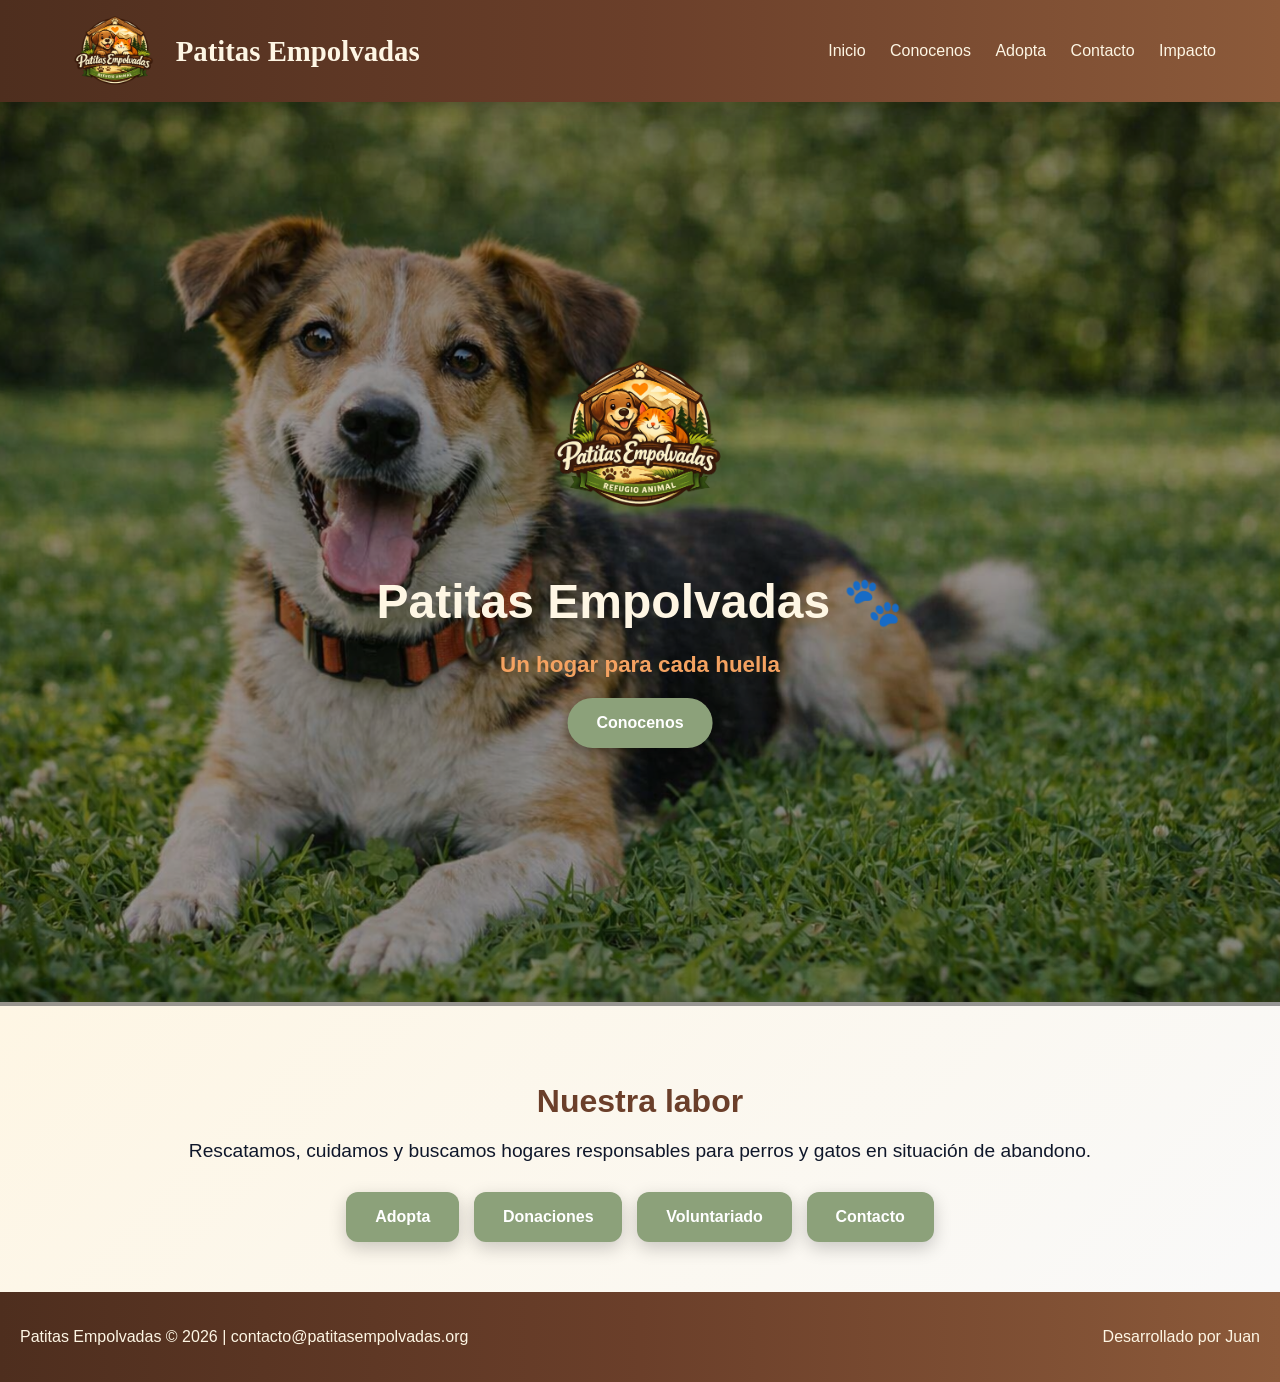
<file: index.html>
<!DOCTYPE html>
<html lang="es">

<head>
    <meta charset="UTF-8">
    <meta name="viewport" content="width=device-width, initial-scale=1.0">
    <title>Patitas Empolvadas</title>
    <link rel="stylesheet" href="css/styles.css">
</head>

<body>
    <nav class="navbar">
        <a class="logo" href="index.html">
            <img src="imagen/logo.png" alt="Logo Patitas Empolvadas" class="logo-img">Patitas Empolvadas
        </a>
        <div class="nav-links">
            <a href="index.html">Inicio</a>
            <a href="conocenos.html">Conocenos</a>
            <a href="adoptar.html">Adopta</a>
            <a href="contacto.html">Contacto</a>
            <a href="impacto.html">Impacto</a>
        </div>
    </nav>

    <section id="inicio" class="carousel">
        <div class="overlay"></div>
        <div class="hero-content">
            <img src="imagen/logo.png" alt="Logo Patitas Empolvadas" class="hero-logo">
            <h1>Patitas Empolvadas 🐾</h1>
            <p class="slogan">Un hogar para cada huella</p>
            <a href="conocenos.html" class="button">Conocenos</a>
        </div>
        <div class="slides">
            <figure><img src="imagen/perro1.png" alt="Adopción feliz"></figure>
            <figure><img src="imagen/voluntarios.png" alt="Voluntariado"></figure>
            <figure><img src="imagen/actividad.png" alt="Actividades"></figure>
        </div>
    </section>

    <section class="labor">
        <h2>Nuestra labor</h2>
        <p>Rescatamos, cuidamos y buscamos hogares responsables para perros y gatos en situación de abandono.</p>
        <div class="acciones">
            <a href="adoptar.html" class="button">Adopta</a>
            <a href="contacto.html" class="button">Donaciones</a>
            <a href="contacto.html" class="button">Voluntariado</a>
            <a href="contacto.html" class="button">Contacto</a>
        </div>
    </section>

    <footer>
        <p>Patitas Empolvadas © 2026 | contacto@patitasempolvadas.org</p>
        <p>Desarrollado por Juan</p>
    </footer>
</body>

</html>
</file>
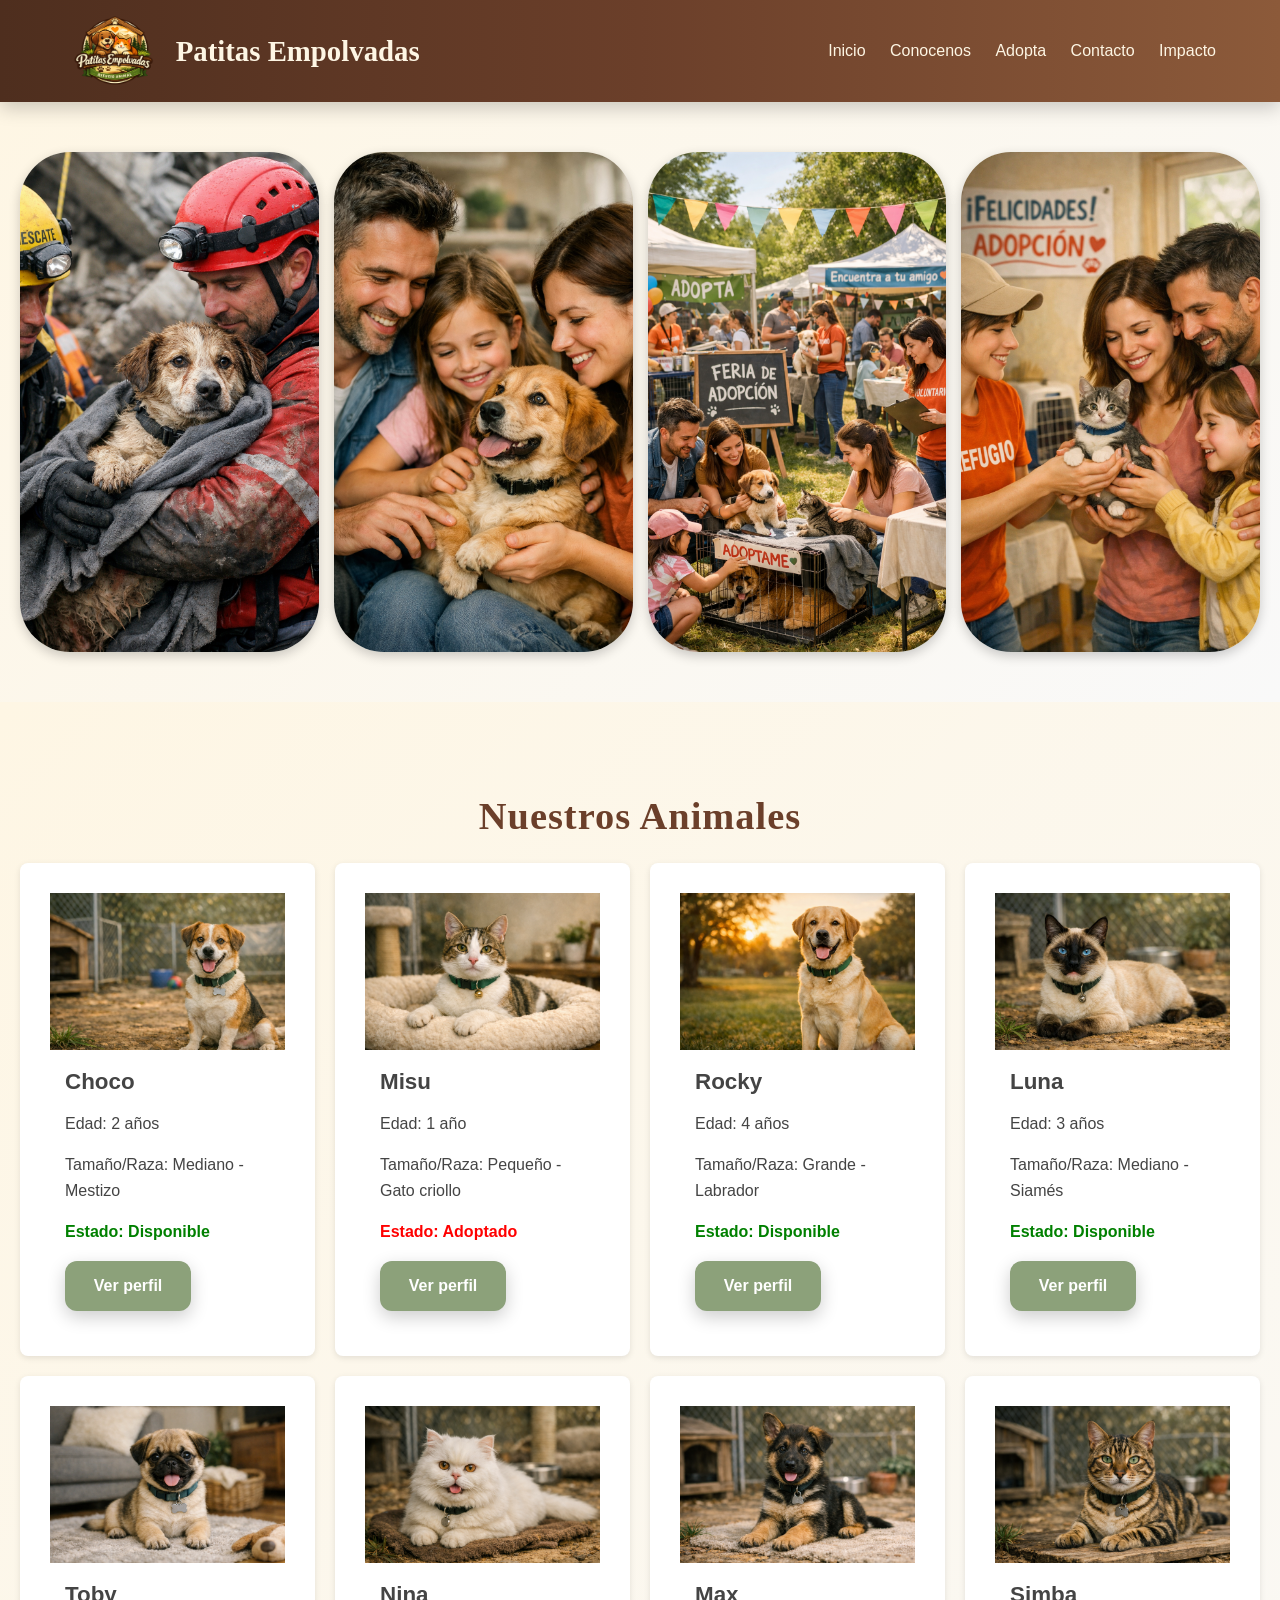
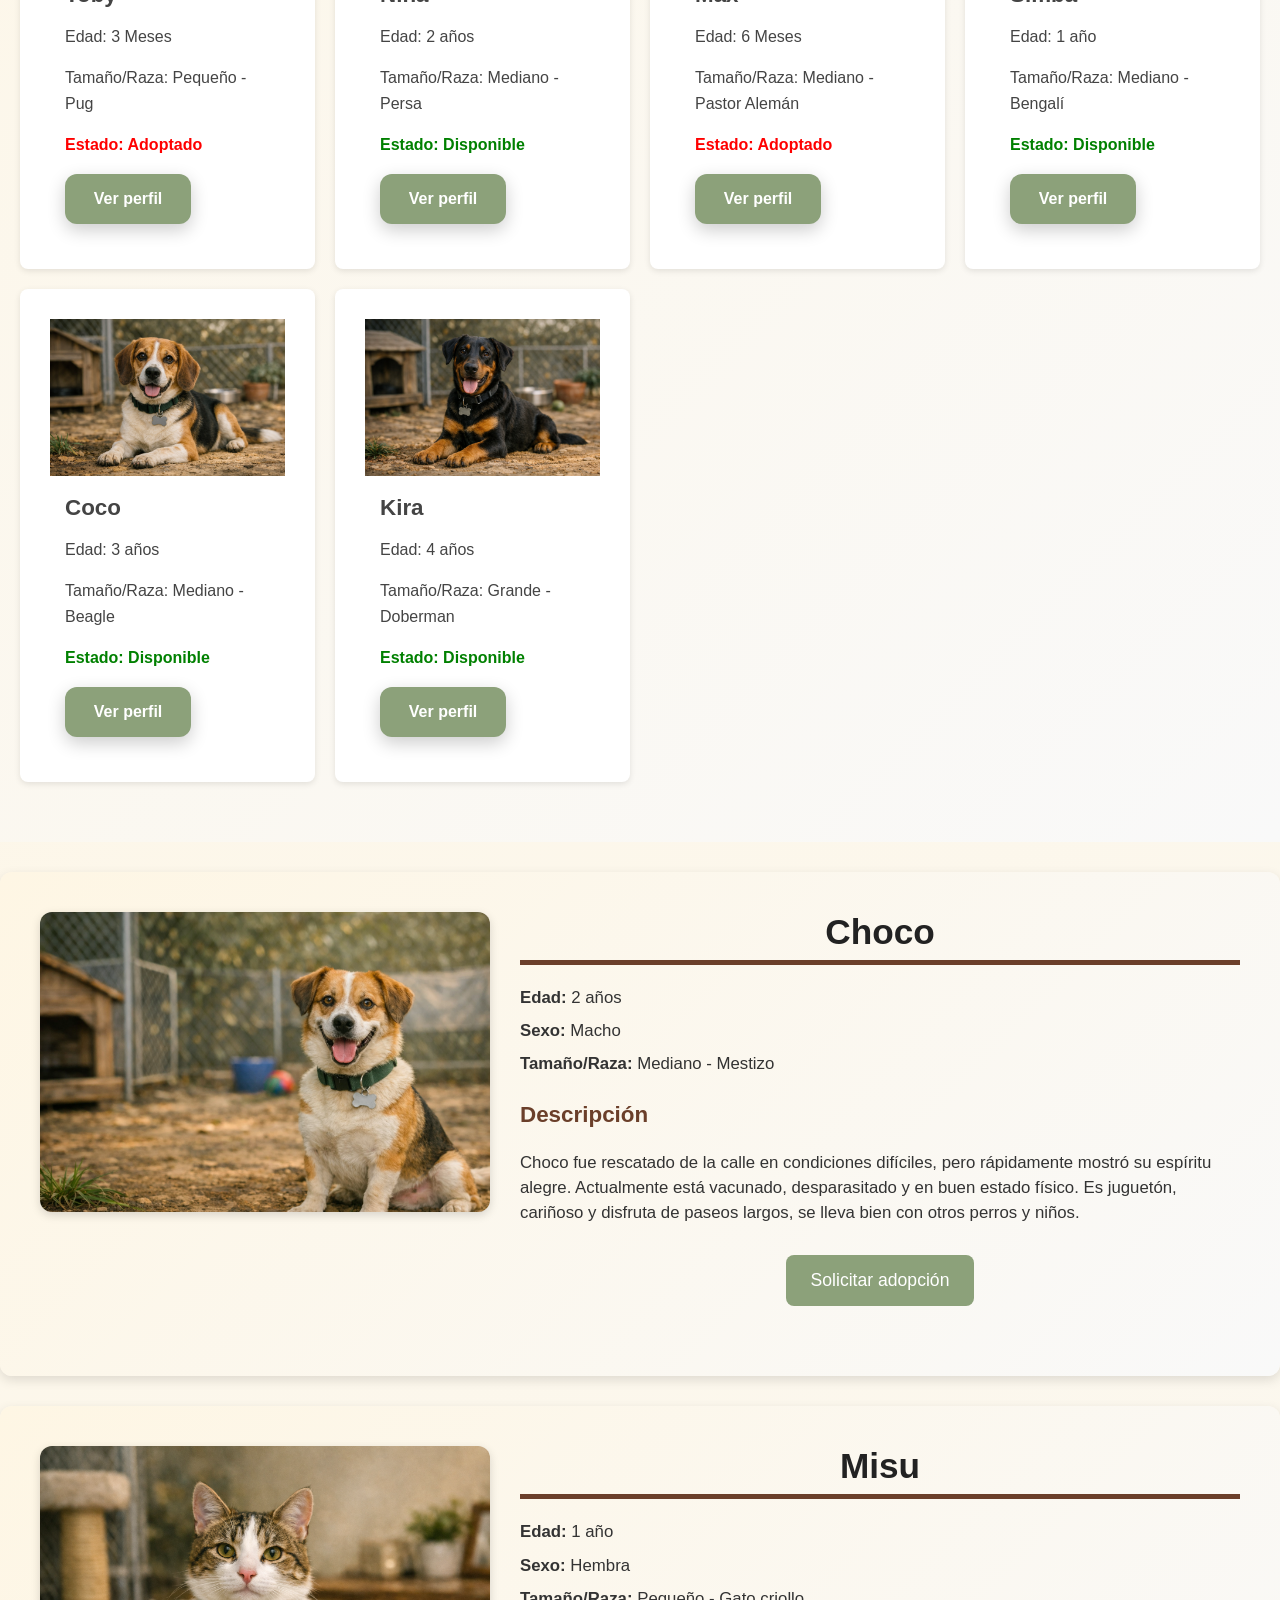
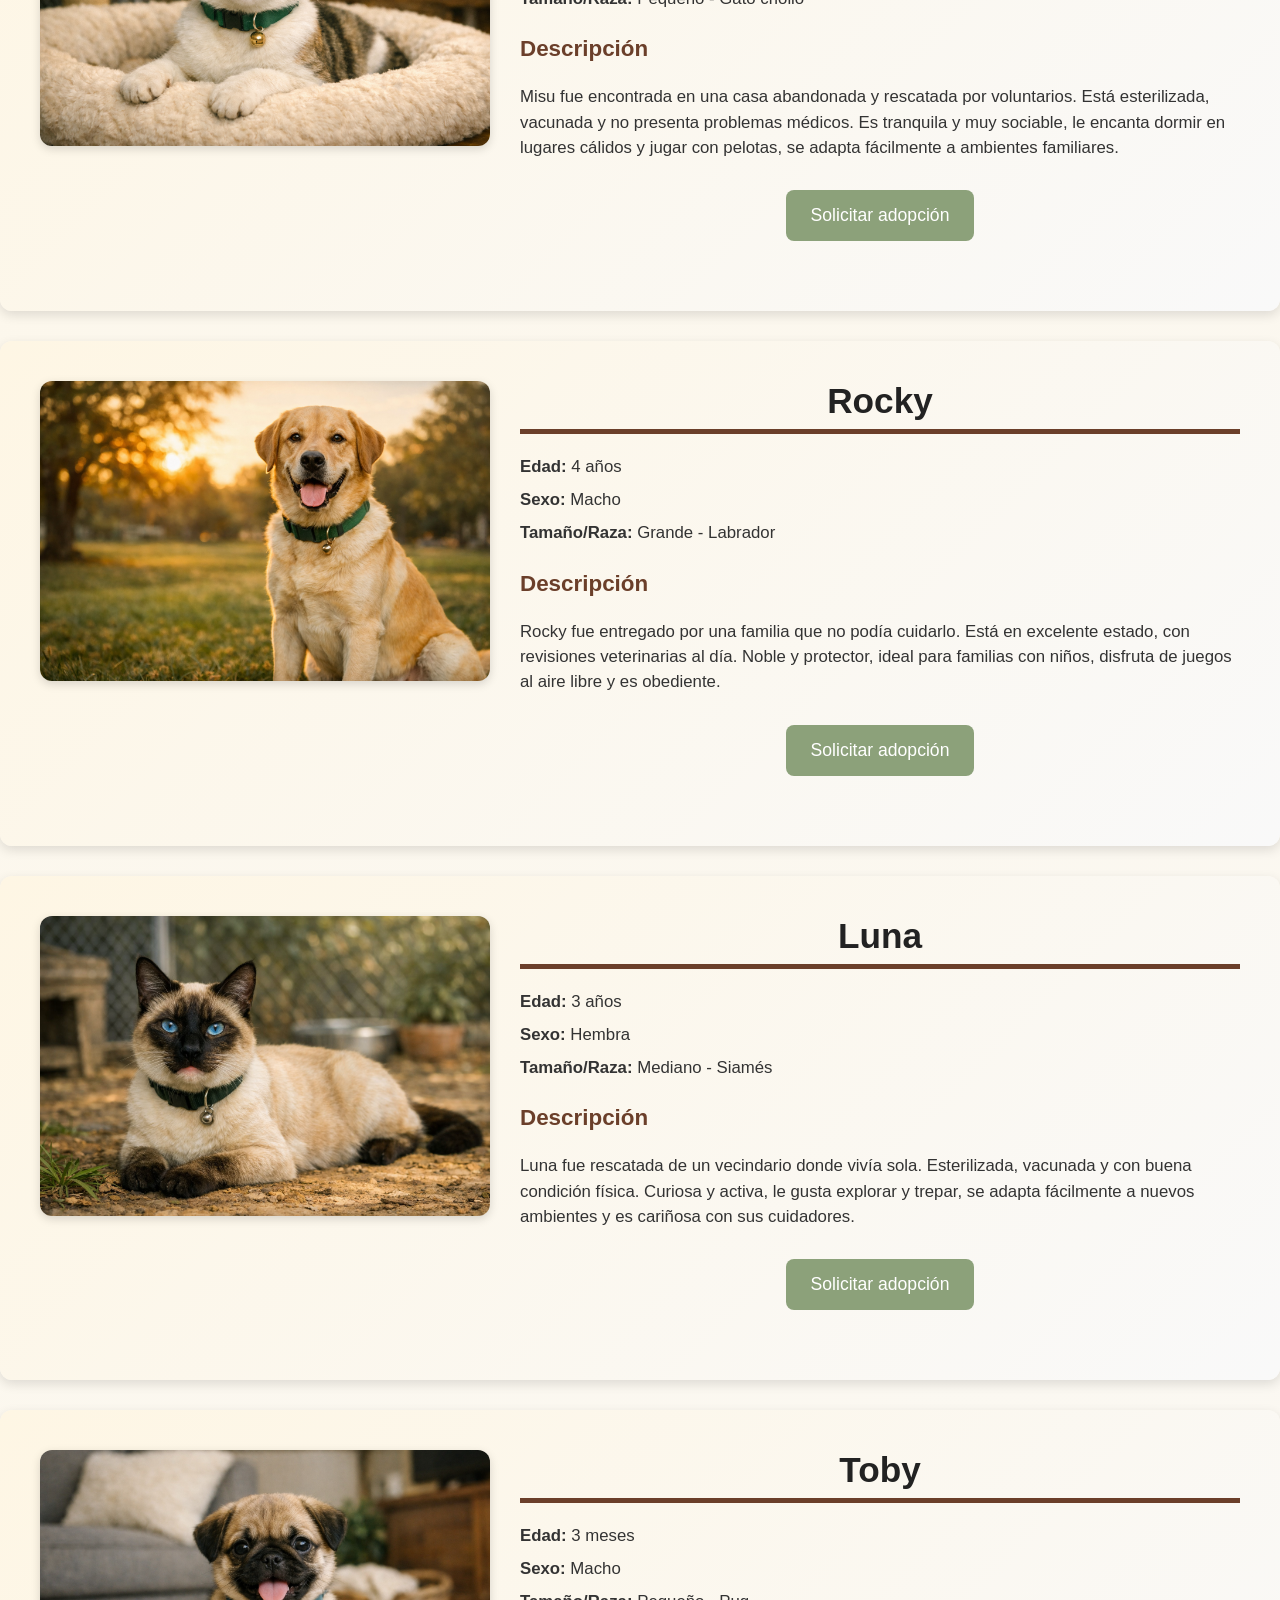
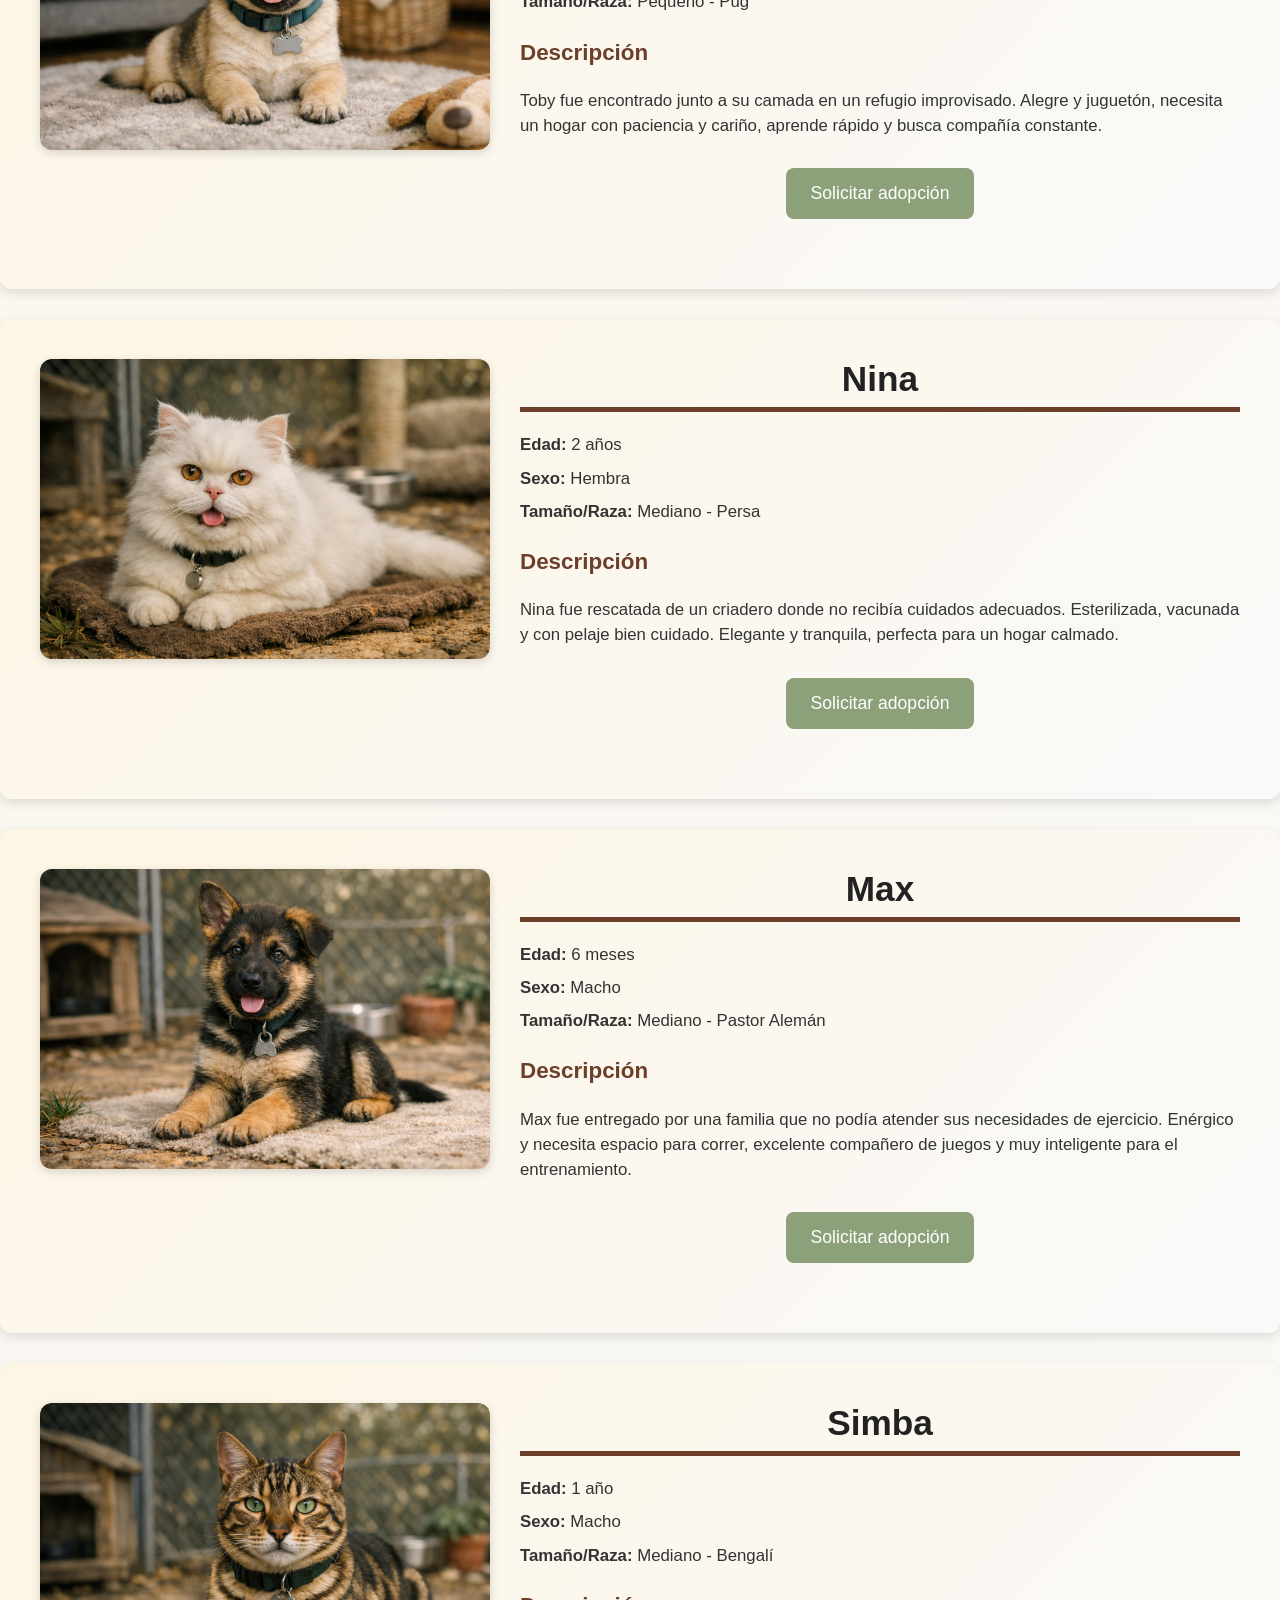
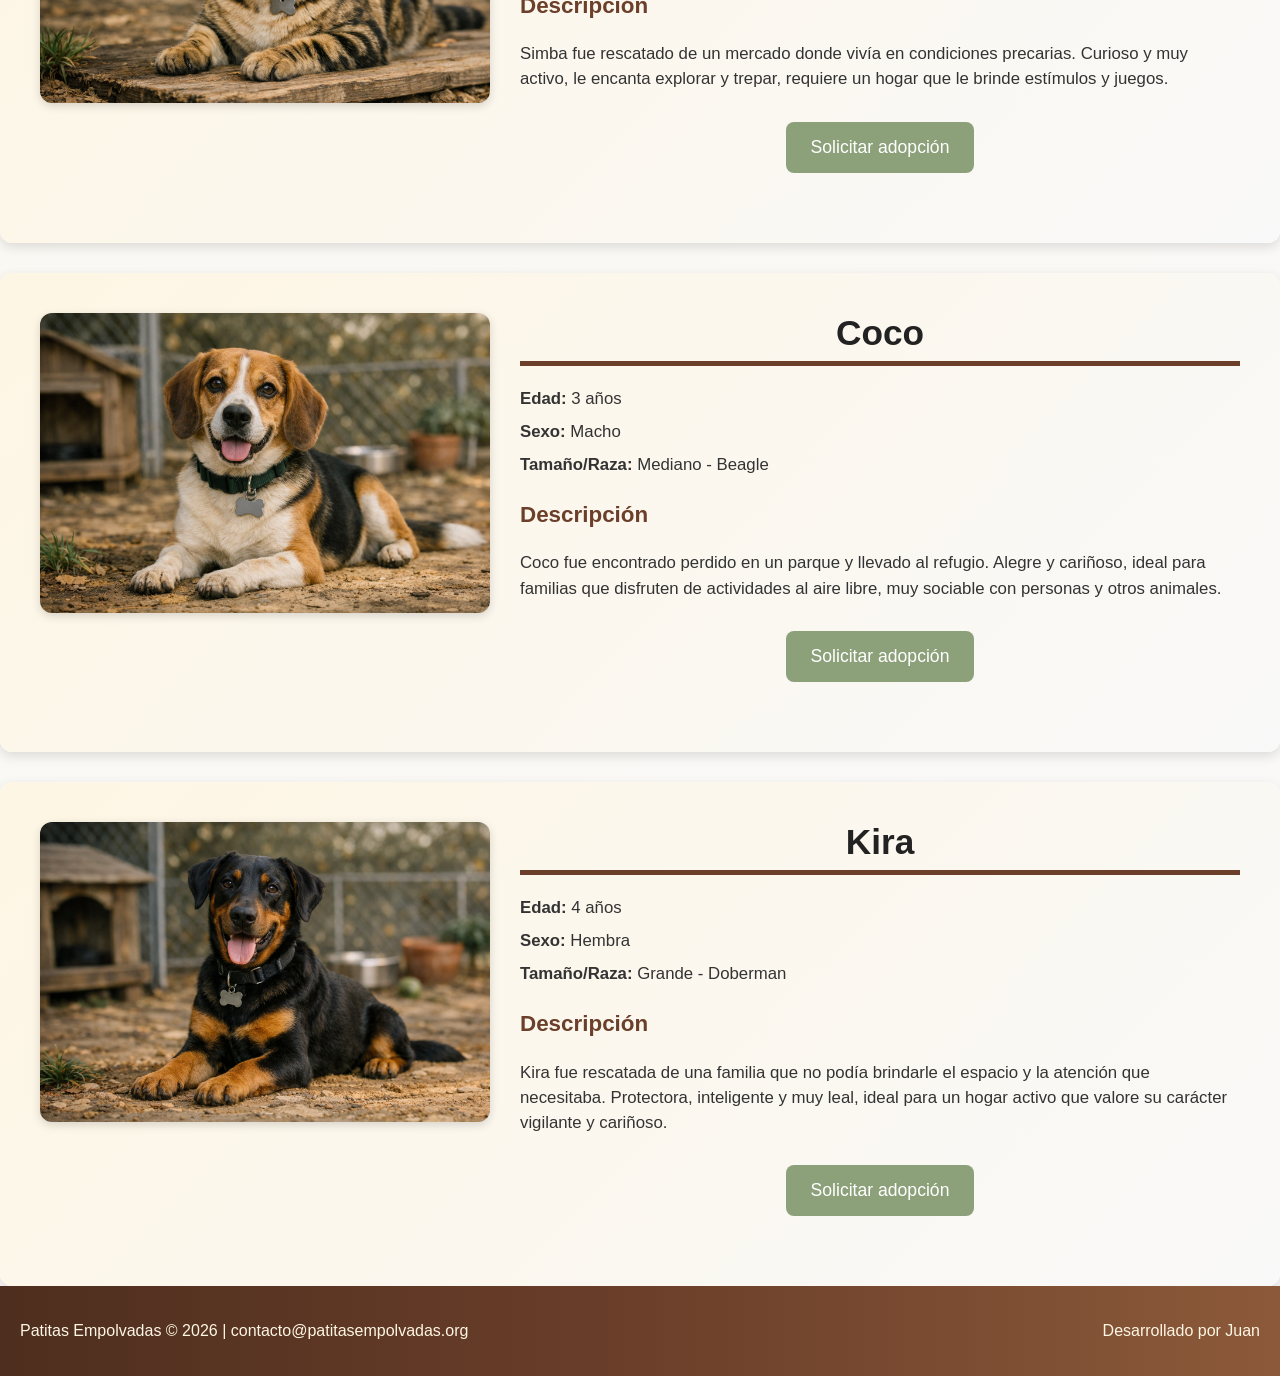
<file: adoptar.html>
<!DOCTYPE html>
<html lang="es">

<head>
    <meta charset="UTF-8">
    <meta name="viewport" content="width=device-width, initial-scale=1.0">
    <title>Adoptar - Patitas Empolvadas</title>
    <link rel="stylesheet" href="css/styles.css">
</head>

<body>
    <nav class="navbar">
        <a class="logo" href="index.html">
            <img src="imagen/logo.png" alt="Logo Patitas Empolvadas" class="logo-img">Patitas Empolvadas
        </a>
        <div class="nav-links">
            <a href="index.html">Inicio</a>
            <a href="conocenos.html">Conocenos</a>
            <a href="adoptar.html">Adopta</a>
            <a href="contacto.html">Contacto</a>
            <a href="impacto.html">Impacto</a>
        </div>
    </nav>
    <section class="galeria">
        <div class="grid-galeria">
            <img src="imagen/rescate.png" alt="Rescate">
            <img src="imagen/adopcion.png" alt="Evento">
            <img src="imagen/evento.png" alt="Rescate">
            <img src="imagen/entrega.png" alt="Evento">
        </div>
    </section>

    <section class="animal-grid">
        <h2>Nuestros Animales</h2>
        <div class="grid-container">
            <div class="card">
                <img src="imagen/perro1.2.png" alt="Firulais">
                <div class="card-info">
                    <h3>Choco</h3>
                    <p>Edad: 2 años</p>
                    <p>Tamaño/Raza: Mediano - Mestizo</p>
                    <p class="status available">Estado: Disponible</p>
                    <a href="#perfil-choco" class="button">Ver perfil</a>
                </div>
            </div>

            <div class="card">
                <img src="imagen/misu.png" alt="Misu">
                <div class="card-info">
                    <h3>Misu</h3>
                    <p>Edad: 1 año</p>
                    <p>Tamaño/Raza: Pequeño - Gato criollo</p>
                    <p class="status adopted">Estado: Adoptado</p>
                    <a href="#perfil-misu" class="button">Ver perfil</a>
                </div>
            </div>

            <div class="card">
                <img src="imagen/rocky.png" alt="Rocky">
                <div class="card-info">
                    <h3>Rocky</h3>
                    <p>Edad: 4 años</p>
                    <p>Tamaño/Raza: Grande - Labrador</p>
                    <p class="status available">Estado: Disponible</p>
                    <a href="#perfil-rocky" class="button">Ver perfil</a>
                </div>
            </div>

            <div class="card">
                <img src="imagen/luna.png" alt="Luna">
                <div class="card-info">
                    <h3>Luna</h3>
                    <p>Edad: 3 años</p>
                    <p>Tamaño/Raza: Mediano - Siamés</p>
                    <p class="status available">Estado: Disponible</p>
                    <a href="#perfil-luna" class="button">Ver perfil</a>
                </div>
            </div>

            <div class="card">
                <img src="imagen/toby.png" alt="Toby">
                <div class="card-info">
                    <h3>Toby</h3>
                    <p>Edad: 3 Meses</p>
                    <p>Tamaño/Raza: Pequeño - Pug</p>
                    <p class="status adopted">Estado: Adoptado</p>
                    <a href="#perfil-toby" class="button">Ver perfil</a>
                </div>
            </div>

            <div class="card">
                <img src="imagen/nina.png" alt="Nina">
                <div class="card-info">
                    <h3>Nina</h3>
                    <p>Edad: 2 años</p>
                    <p>Tamaño/Raza: Mediano - Persa</p>
                    <p class="status available">Estado: Disponible</p>
                    <a href="#perfil-nina" class="button">Ver perfil</a>
                </div>
            </div>

            <div class="card">
                <img src="imagen/maxi.png" alt="Max">
                <div class="card-info">
                    <h3>Max</h3>
                    <p>Edad: 6 Meses</p>
                    <p>Tamaño/Raza: Mediano - Pastor Alemán</p>
                    <p class="status adopted">Estado: Adoptado</p>
                    <a href="#perfil-max" class="button">Ver perfil</a>
                </div>
            </div>

            <div class="card">
                <img src="imagen/simba.png" alt="Simba">
                <div class="card-info">
                    <h3>Simba</h3>
                    <p>Edad: 1 año</p>
                    <p>Tamaño/Raza: Mediano - Bengalí</p>
                    <p class="status available">Estado: Disponible</p>
                    <a href="#perfil-simba" class="button">Ver perfil</a>
                </div>
            </div>

            <div class="card">
                <img src="imagen/coco.png" alt="Coco">
                <div class="card-info">
                    <h3>Coco</h3>
                    <p>Edad: 3 años</p>
                    <p>Tamaño/Raza: Mediano - Beagle</p>
                    <p class="status available">Estado: Disponible</p>
                    <a href="#perfil-coco" class="button">Ver perfil</a>
                </div>
            </div>
            <div class="card">
                <img src="imagen/kira1.png" alt="Kira">
                <div class="card-info">
                    <h3>Kira</h3>
                    <p>Edad: 4 años</p>
                    <p>Tamaño/Raza: Grande - Doberman</p>
                    <p class="status available">Estado: Disponible</p>
                    <a href="#perfil-kira" class="button">Ver perfil</a>
                </div>
            </div>
        </div>
    </section>

    <section id="perfil-choco" class="animal-profile">
        <div class="profile-container">
            <img src="imagen/perro1.2.png" alt="Choco" class="profile-img">
            <div class="profile-info">
                <h2>Choco</h2>
                <p><strong>Edad:</strong> 2 años</p>
                <p><strong>Sexo:</strong> Macho</p>
                <p><strong>Tamaño/Raza:</strong> Mediano - Mestizo</p>
                <h3>Descripción</h3>
                <p>Choco fue rescatado de la calle en condiciones difíciles, pero rápidamente mostró su espíritu alegre.
                    Actualmente está vacunado, desparasitado y en buen estado físico. Es juguetón, cariñoso y disfruta
                    de paseos largos, se lleva bien con otros perros y niños.</p>
                <button class="cta">Solicitar adopción</button>
            </div>
        </div>
    </section>

    <section id="perfil-misu"class="animal-profile">
        <div class="profile-container">
            <img src="imagen/misu.png" alt="Misu" class="profile-img">
            <div class="profile-info">
                <h2>Misu</h2>
                <p><strong>Edad:</strong> 1 año</p>
                <p><strong>Sexo:</strong> Hembra</p>
                <p><strong>Tamaño/Raza:</strong> Pequeño - Gato criollo</p>
                <h3>Descripción</h3>
                <p>Misu fue encontrada en una casa abandonada y rescatada por voluntarios. Está esterilizada, vacunada y
                    no presenta problemas médicos. Es tranquila y muy sociable, le encanta dormir en lugares cálidos y
                    jugar con pelotas, se adapta fácilmente a ambientes familiares.</p>
                <button class="cta">Solicitar adopción</button>
            </div>
        </div>
    </section>

    <section id="perfil-rocky" class="animal-profile">
        <div class="profile-container">
            <img src="imagen/rocky.png" alt="Rocky" class="profile-img">
            <div class="profile-info">
                <h2>Rocky</h2>
                <p><strong>Edad:</strong> 4 años</p>
                <p><strong>Sexo:</strong> Macho</p>
                <p><strong>Tamaño/Raza:</strong> Grande - Labrador</p>
                <h3>Descripción</h3>
                <p>Rocky fue entregado por una familia que no podía cuidarlo. Está en excelente estado, con revisiones
                    veterinarias al día. Noble y protector, ideal para familias con niños, disfruta de juegos al aire
                    libre y es obediente.</p>
                <button class="cta">Solicitar adopción</button>
            </div>
        </div>  
    </section>

    <section id="perfil-luna" class="animal-profile">
        <div class="profile-container">
            <img src="imagen/luna.png" alt="Luna" class="profile-img">
            <div class="profile-info">
                <h2>Luna</h2>
                <p><strong>Edad:</strong> 3 años</p>
                <p><strong>Sexo:</strong> Hembra</p>
                <p><strong>Tamaño/Raza:</strong> Mediano - Siamés</p>
                <h3>Descripción</h3>
                <p>Luna fue rescatada de un vecindario donde vivía sola. Esterilizada, vacunada y con buena condición
                    física. Curiosa y activa, le gusta explorar y trepar, se adapta fácilmente a nuevos ambientes y es
                    cariñosa con sus cuidadores.</p>
                <button class="cta">Solicitar adopción</button>
            </div>
        </div>
    </section>

    <section id="perfil-toby" class="animal-profile">
        <div class="profile-container">
            <img src="imagen/toby.png" alt="Toby" class="profile-img">
            <div class="profile-info">
                <h2>Toby</h2>
                <p><strong>Edad:</strong> 3 meses</p>
                <p><strong>Sexo:</strong> Macho</p>
                <p><strong>Tamaño/Raza:</strong> Pequeño - Pug</p>
                <h3>Descripción</h3>
                <p>Toby fue encontrado junto a su camada en un refugio improvisado. Alegre y juguetón, necesita un hogar
                    con paciencia y cariño, aprende rápido y busca compañía constante.</p>
                <button class="cta">Solicitar adopción</button>
            </div>
        </div>
    </section>

    <section id="perfil-nina" class="animal-profile">
        <div class="profile-container">
            <img src="imagen/nina.png" alt="Nina" class="profile-img">
            <div class="profile-info">
                <h2>Nina</h2>
                <p><strong>Edad:</strong> 2 años</p>
                <p><strong>Sexo:</strong> Hembra</p>
                <p><strong>Tamaño/Raza:</strong> Mediano - Persa</p>
                <h3>Descripción</h3>
                <p>Nina fue rescatada de un criadero donde no recibía cuidados adecuados. Esterilizada, vacunada y con
                    pelaje bien cuidado. Elegante y tranquila, perfecta para un hogar calmado.</p>
                <button class="cta">Solicitar adopción</button>
            </div>
        </div>
    </section>

    <section id="perfil-max" class="animal-profile">
        <div class="profile-container">
            <img src="imagen/maxi.png" alt="Max" class="profile-img">
            <div class="profile-info">
                <h2>Max</h2>
                <p><strong>Edad:</strong> 6 meses</p>
                <p><strong>Sexo:</strong> Macho</p>
                <p><strong>Tamaño/Raza:</strong> Mediano - Pastor Alemán</p>
                <h3>Descripción</h3>
                <p>Max fue entregado por una familia que no podía atender sus necesidades de ejercicio. Enérgico y
                    necesita espacio para correr, excelente compañero de juegos y muy inteligente para el entrenamiento.
                </p>
                <button class="cta">Solicitar adopción</button>
            </div>
        </div>
    </section>

    <section id="perfil-simba" class="animal-profile">
        <div class="profile-container">
            <img src="imagen/simba.png" alt="Simba" class="profile-img">
            <div class="profile-info">
                <h2>Simba</h2>
                <p><strong>Edad:</strong> 1 año</p>
                <p><strong>Sexo:</strong> Macho</p>
                <p><strong>Tamaño/Raza:</strong> Mediano - Bengalí</p>
                <h3>Descripción</h3>
                <p>Simba fue rescatado de un mercado donde vivía en condiciones precarias. Curioso y muy activo, le
                    encanta explorar y trepar, requiere un hogar que le brinde estímulos y juegos.</p>
                <button class="cta">Solicitar adopción</button>
            </div>
        </div>
    </section>

    <section id="perfil-coco" class="animal-profile">
        <div class="profile-container">
            <img src="imagen/coco.png" alt="Coco" class="profile-img">
            <div class="profile-info">
                <h2>Coco</h2>
                <p><strong>Edad:</strong> 3 años</p>
                <p><strong>Sexo:</strong> Macho</p>
                <p><strong>Tamaño/Raza:</strong> Mediano - Beagle</p>
                <h3>Descripción</h3>
                <p>Coco fue encontrado perdido en un parque y llevado al refugio. Alegre y cariñoso, ideal para familias
                    que disfruten de actividades al aire libre, muy sociable con personas y otros animales.</p>
                <button class="cta">Solicitar adopción</button>
            </div>
        </div>
    </section>

    <section id="perfil-kira" class="animal-profile">
        <div class="profile-container">
            <img src="imagen/kira1.png" alt="Kira" class="profile-img">
            <div class="profile-info">
                <h2>Kira</h2>
                <p><strong>Edad:</strong> 4 años</p>
                <p><strong>Sexo:</strong> Hembra</p>
                <p><strong>Tamaño/Raza:</strong> Grande - Doberman</p>
                <h3>Descripción</h3>
                <p>Kira fue rescatada de una familia que no podía brindarle el espacio y la atención que necesitaba.
                    Protectora, inteligente y muy leal, ideal para un hogar activo que valore su carácter vigilante y
                    cariñoso.</p>
                <button class="cta">Solicitar adopción</button>
            </div>
        </div>
    </section>


    <footer>
        <p>Patitas Empolvadas © 2026 | contacto@patitasempolvadas.org</p>
        <p>Desarrollado por Juan</p>
    </footer>
</body>

</html>
</file>
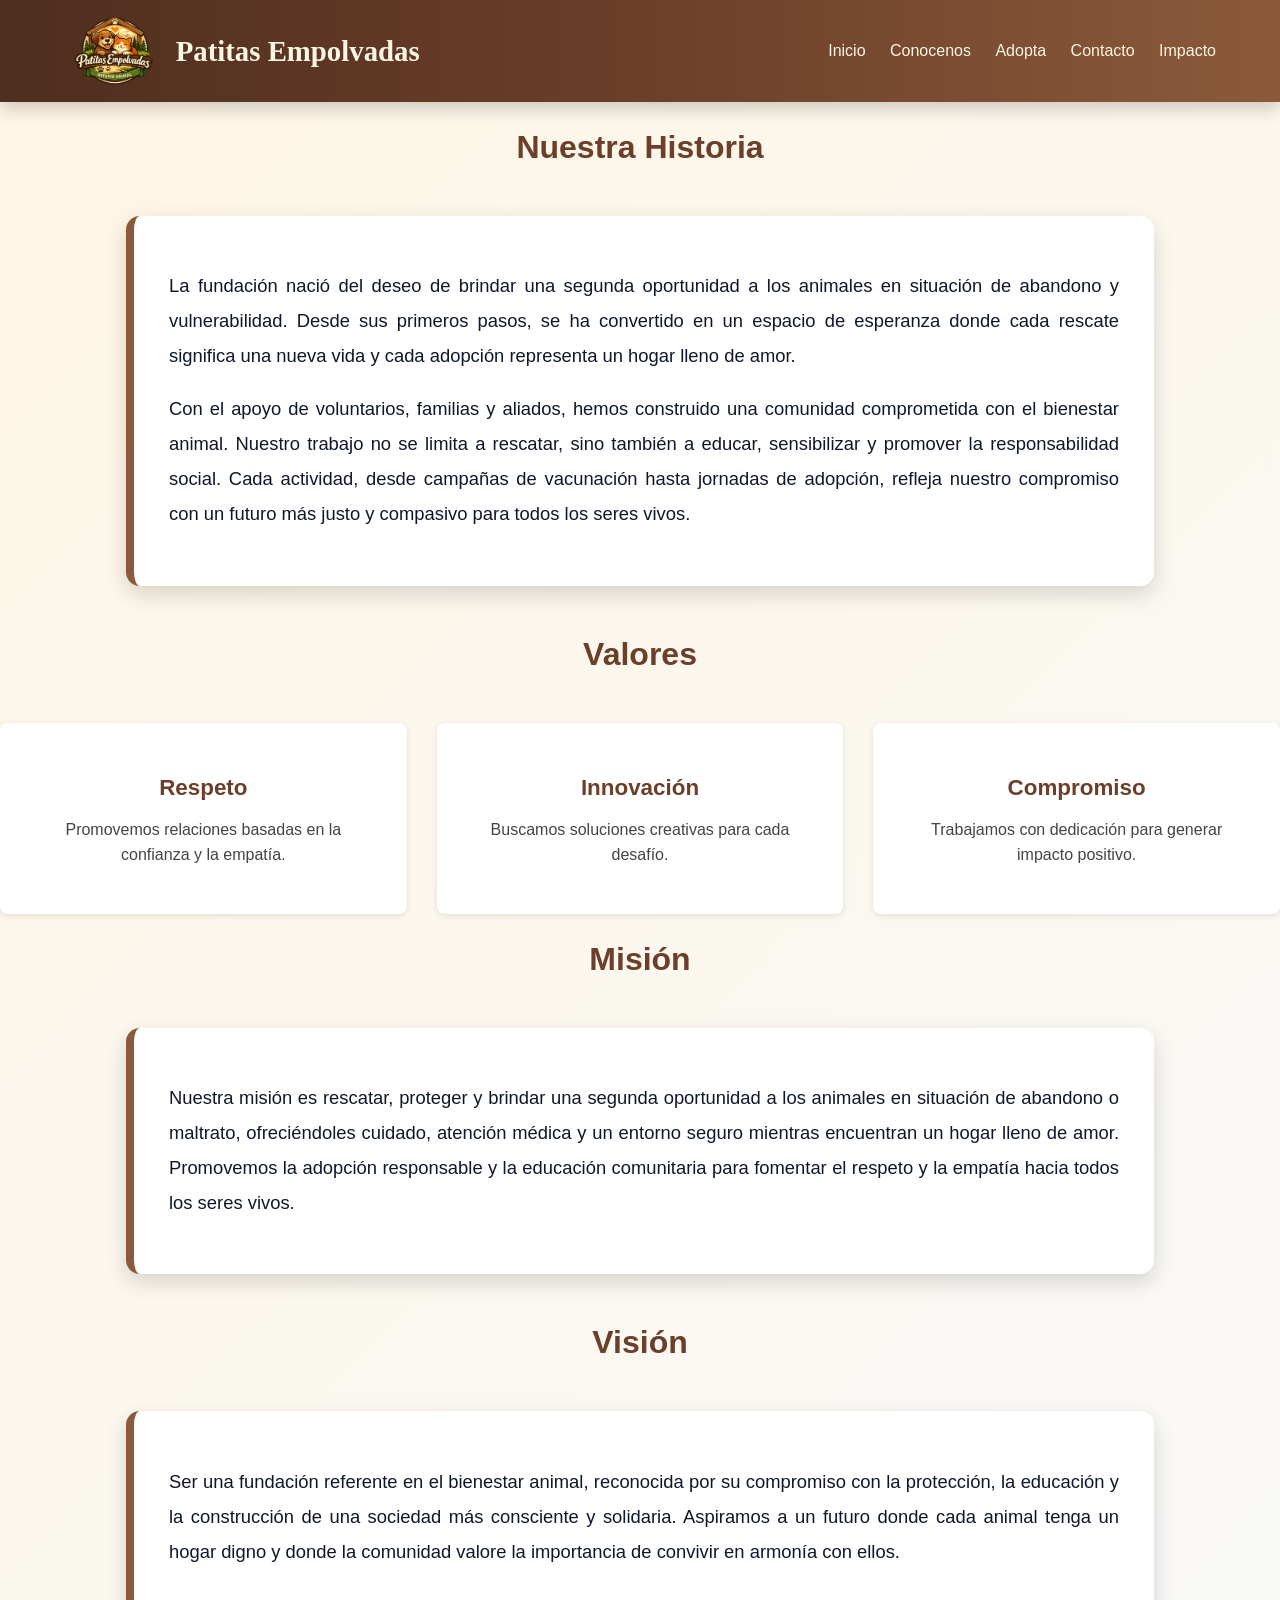
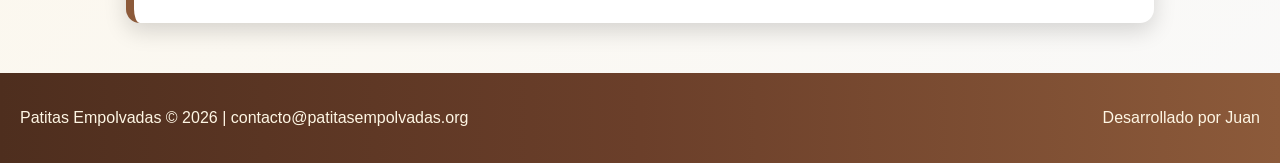
<file: conocenos.html>
<!DOCTYPE html>
<html lang="es">

<head>
    <meta charset="UTF-8">
    <meta name="viewport" content="width=device-width, initial-scale=1.0">
    <title>Conocenos - Patitas Empolvadas</title>
    <link rel="stylesheet" href="css/styles.css">
</head>

<body>
    <nav class="navbar">
        <a class="logo" href="index.html">
            <img src="imagen/logo.png" alt="Logo Patitas Empolvadas" class="logo-img">Patitas Empolvadas
        </a>
        <div class="nav-links">
            <a href="index.html">Inicio</a>
            <a href="conocenos.html">Conocenos</a>
            <a href="adoptar.html">Adopta</a>
            <a href="contacto.html">Contacto</a>
            <a href="impacto.html">Impacto</a>
        </div>
    </nav>

    <section>
        <h2>Nuestra Historia</h2>
        <div class="historia">
            <p>
                La fundación nació del deseo de brindar una segunda oportunidad a los animales en situación de abandono
                y vulnerabilidad.
                Desde sus primeros pasos, se ha convertido en un espacio de esperanza donde cada rescate significa una
                nueva vida y cada adopción
                representa un hogar lleno de amor.
            </p>
            <p>
                Con el apoyo de voluntarios, familias y aliados, hemos construido una comunidad comprometida con el
                bienestar animal.
                Nuestro trabajo no se limita a rescatar, sino también a educar, sensibilizar y promover la
                responsabilidad social.
                Cada actividad, desde campañas de vacunación hasta jornadas de adopción, refleja nuestro compromiso con
                un futuro más
                justo y compasivo para todos los seres vivos.
            </p>
        </div>
    </section>
    <section>
        <h2>Valores</h2>
        <div class="valores">
            <div class="card">
                <i class="fas fa-handshake"></i>
                <h3>Respeto</h3>
                <p>Promovemos relaciones basadas en la confianza y la empatía.</p>
            </div>
            <div class="card">
                <i class="fas fa-lightbulb"></i>
                <h3>Innovación</h3>
                <p>Buscamos soluciones creativas para cada desafío.</p>
            </div>
            <div class="card">
                <i class="fas fa-users"></i>
                <h3>Compromiso</h3>
                <p>Trabajamos con dedicación para generar impacto positivo.</p>
            </div>
        </div>
    </section>
    <section>
        <h2>Misión</h2>
        <div class="mision">
            <p>
                Nuestra misión es rescatar, proteger y brindar una segunda oportunidad a los animales en situación de
                abandono o maltrato,
                ofreciéndoles cuidado, atención médica y un entorno seguro mientras encuentran un hogar lleno de amor.
                Promovemos la adopción responsable y la educación comunitaria para fomentar el respeto y la empatía
                hacia todos los seres vivos.
            </p>
        </div>
    </section>

    <section>
        <h2>Visión</h2>
        <div class="vision">
            <p>
                Ser una fundación referente en el bienestar animal, reconocida por su compromiso con la protección, la
                educación y la construcción
                de una sociedad más consciente y solidaria. Aspiramos a un futuro donde cada animal tenga un hogar digno
                y donde la comunidad
                valore la importancia de convivir en armonía con ellos.
            </p>
        </div>
    </section>

    <footer>
        <p>Patitas Empolvadas © 2026 | contacto@patitasempolvadas.org</p>
        <p>Desarrollado por Juan</p>
    </footer>
</body>

</html>
</file>
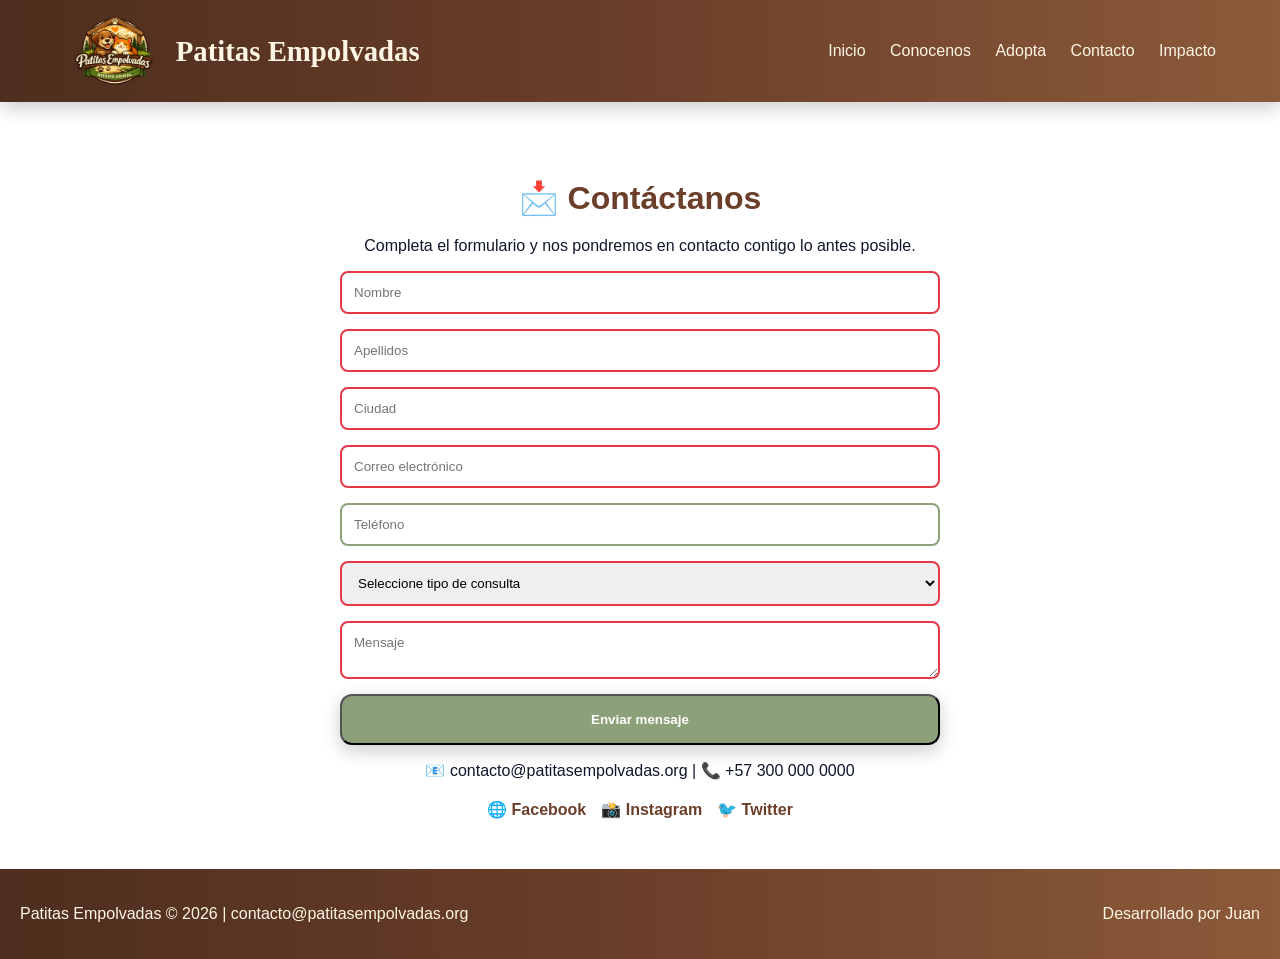
<file: contacto.html>
<!DOCTYPE html>
<html lang="es">

<head>
    <meta charset="UTF-8">
    <meta name="viewport" content="width=device-width, initial-scale=1.0">
    <title>Contacto - Patitas Empolvadas</title>
    <link rel="stylesheet" href="css/styles.css">
</head>

<body>
    <nav class="navbar">
        <a class="logo" href="index.html">
            <img src="imagen/logo.png" alt="Logo Patitas Empolvadas" class="logo-img">Patitas Empolvadas
        </a>
        <div class="nav-links">
            <a href="index.html">Inicio</a>
            <a href="conocenos.html">Conocenos</a>
            <a href="adoptar.html">Adopta</a>
            <a href="contacto.html">Contacto</a>
            <a href="impacto.html">Impacto</a>
        </div>
    </nav>


    <section class="contacto">
        <h2>📩 Contáctanos</h2>
        <p>Completa el formulario y nos pondremos en contacto contigo lo antes posible.</p>
        <form>
            <input type="text" placeholder="Nombre" required>
            <input type="text" placeholder="Apellidos" required>
            <input type="text" placeholder="Ciudad" required>
            <input type="email" placeholder="Correo electrónico" required>
            <input type="tel" placeholder="Teléfono">
            <select required>
                <option value="">Seleccione tipo de consulta</option>
                <option>Adopción</option>
                <option>Donación</option>
                <option>Voluntariado</option>
                <option>Información general</option>
                <option>Otro</option>
            </select>
            <textarea placeholder="Mensaje" required></textarea>
            <button type="submit" class="button">Enviar mensaje</button>
        </form>
        <p class="info-contacto">
            📧 contacto@patitasempolvadas.org | 📞 +57 300 000 0000
        </p>

        <div class="redes">
            <a href="#">🌐 Facebook</a>
            <a href="#">📸 Instagram</a>
            <a href="#">🐦 Twitter</a>
        </div>
    </section>

    <footer>
        <p>Patitas Empolvadas © 2026 | contacto@patitasempolvadas.org</p>
        <p>Desarrollado por Juan</p>
    </footer>
</body>

</html>
</file>
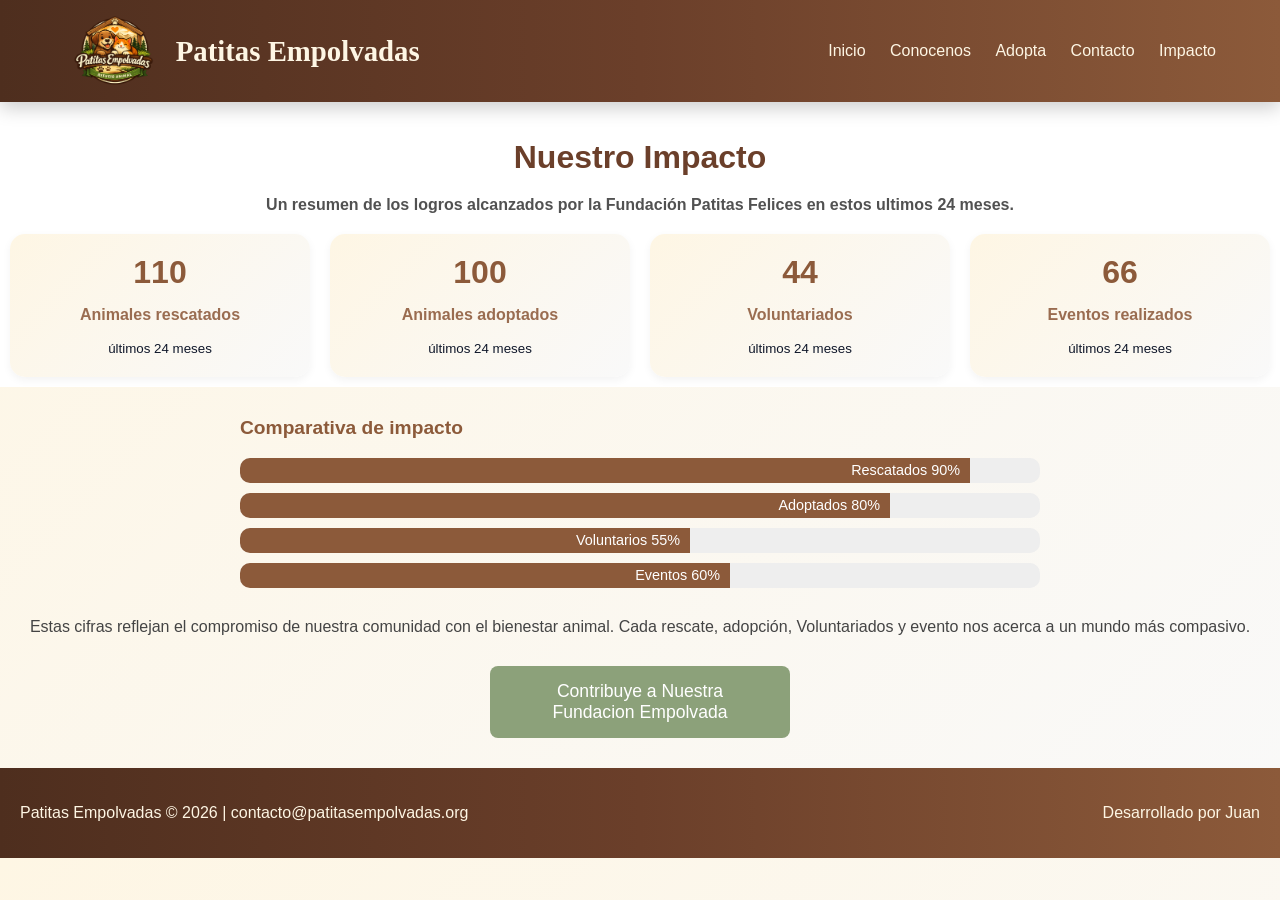
<file: impacto.html>
<!DOCTYPE html>
<html lang="es">

<head>
    <meta charset="UTF-8">
    <meta name="viewport" content="width=device-width, initial-scale=1.0">
    <title>Galería - Patitas Empolvadas</title>
    <link rel="stylesheet" href="css/styles.css">
</head>

<body>
    <nav class="navbar">
        <a class="logo" href="index.html">
            <img src="imagen/logo.png" alt="Logo Patitas Empolvadas" class="logo-img">Patitas Empolvadas
        </a>
        <div class="nav-links">
            <a href="index.html">Inicio</a>
            <a href="conocenos.html">Conocenos</a>
            <a href="adoptar.html">Adopta</a>
            <a href="contacto.html">Contacto</a>
            <a href="impacto.html">Impacto</a>
        </div>
    </nav>

    <section class="estadisticas">
        <h2>Nuestro Impacto</h2>
        <p class="subtitulo">Un resumen de los logros alcanzados por la Fundación Patitas Felices en estos ultimos 24
            meses.</p>
        <div class="impactos">
            <div class="p-impacto">
                <h3>110</h3>
                <p>Animales rescatados</p>
                <small>últimos 24 meses</small>
            </div>
            <div class="p-impacto">
                <h3>100</h3>
                <p>Animales adoptados</p>
                <small>últimos 24 meses</small>
            </div>
            <div class="p-impacto">
                <h3>44</h3>
                <p>Voluntariados</p>
                <small>últimos 24 meses</small>
            </div>
            <div class="p-impacto">
                <h3>66</h3>
                <p>Eventos realizados</p>
                <small>últimos 24 meses</small>
            </div>
    </section>
    <section>
        <div class="grafica">
            <h3>Comparativa de impacto</h3>
            <div class="ver">
                <div class="ver-fill rescatados">Rescatados 90%</div>
            </div>
            <div class="ver">
                <div class="ver-fill adoptados">Adoptados 80%</div>
            </div>
            <div class="ver">
                <div class="ver-fill voluntarios">Voluntarios 55%</div>
            </div>
            <div class="ver">
                <div class="ver-fill eventos">Eventos 60%</div>
            </div>
        </div>
        <div class="narrativa">
            <p>Estas cifras reflejan el compromiso de nuestra comunidad con el bienestar animal. Cada rescate,
                adopción, Voluntariados
                y evento nos acerca a un mundo más compasivo.</p>
            <button class="cta">Contribuye a Nuestra Fundacion Empolvada</button>
        </div>
    </section>


    <footer>
        <p>Patitas Empolvadas © 2026 | contacto@patitasempolvadas.org</p>
        <p>Desarrollado por Juan</p>
    </footer>
</body>
</file>
<file: css/styles.css>
body {
    font-family: 'Poppins', sans-serif;
    background: linear-gradient(135deg, #fef6e4, #f9f9f9);
    color: #0f172a;
    margin: 0;
    padding: 0;
}

.navbar {
    position: sticky;
    top: 0;
    display: flex;
    justify-content: space-between;
    align-items: center;
    padding: 16px 5%;
    background: linear-gradient(90deg, #4e2e1e, #6b3f2a, #8c5a3a);
    color: #fef6e4;
    box-shadow: 0 6px 18px rgba(0, 0, 0, 0.2);
    z-index: 10;
}

.logo {
    font-family: 'Baloo 2', cursive;
    color: #fef6e4;
    font-weight: bold;
    text-decoration: none;
    font-size: 1.8rem;
    display: flex;
    align-items: center;
    gap: 10px;
    transition: transform 0.3s ease;
}

.logo-img {
    height: 70px;
    width: auto;
}

.logo:hover {
    transform: scale(1.1);
}

.nav-links a {
    color: #fef6e4;
    text-decoration: none;
    font-weight: 500;
    margin-left: 20px;
    transition: color 0.3s ease;
}

.nav-links a:hover {
    color: #f4a261;
}

.hero {
    position: relative;
    background-image: url("../imagen/fondo.png");
    background-size: cover;
    background-position: center;
    height: 100vh;
    display: flex;
    align-items: center;
    justify-content: center;
    text-align: center;
    color: #fff;
}

.hero .overlay {
    position: absolute;
    top: 0;
    left: 0;
    width: 100%;
    height: 100%;
    background: rgba(0, 0, 0, 0.4);
    z-index: 1;
}

.hero-content {
    position: relative;
    z-index: 2;
    max-width: 700px;
    padding: 30px;
}

.hero-logo {
    height: 150px;
    margin-bottom: 20px;
}

.hero h1 {
    font-family: 'Baloo 2', cursive;
    font-size: 3rem;
    margin-bottom: 10px;
    color: #fef6e4;
}

.slogan {
    font-family: 'Nunito', sans-serif;
    font-size: 1.4rem;
    margin-bottom: 30px;
    color: #f4a261;
    font-weight: 600;
}

.button {
    display: inline-block;
    padding: 1rem 1.8rem;
    background: #8ca17a;
    color: #fff;
    text-decoration: none;
    border-radius: 12px;
    font-weight: bold;
    box-shadow: 0 6px 18px rgba(0, 0, 0, 0.2);
    transition: all 0.5s ease;
}

.button:hover {
    background: #f4a261;
    transform: translateY(-3px) scale(1.05);
}

.carousel {
    position: relative;
    width: 100%;
    overflow: hidden;
}

.carousel .overlay {
    position: absolute;
    top: 0;
    left: 0;
    width: 100%;
    height: 100%;
    background: rgba(0, 0, 0, 0.4);
    z-index: 1;
}

.carousel .hero-content {
    position: absolute;
    top: 50%;
    left: 50%;
    transform: translate(-50%, -50%);
    text-align: center;
    color: #fff;
    z-index: 2;
}

.carousel .hero-content h1 {
    font-size: 3rem;
    margin-bottom: 10px;
    color: #fef6e4;
}

.carousel .hero-content .slogan {
    font-size: 1.4rem;
    margin-bottom: 20px;
    color: #f4a261;
    font-weight: bold;
}

.carousel .hero-content .button {
    display: inline-block;
    padding: 1rem 1.8rem;
    background: #8ca17a;
    color: #fff;
    border-radius: 50px;
    font-weight: bold;
    box-shadow: 0 4px 10px rgba(0, 0, 0, 0.3);
    transition: all 1s ease;
}

.carousel .hero-content .button:hover {
    background: #f4a261;
    transform: translateY(-3px) scale(1.05);
}

.slides {
    display: flex;
    animation: slide 22s infinite;
}

.slides figure {
    min-width: 100%;
    margin: 0;
    position: relative;
    text-align: center;
}

.slides img {
    width: 100%;
    height: 900px;
    object-fit: cover;
    border-radius: 0;
}

figcaption {
    background: linear-gradient(#4e2e1e, rgba(0, 0, 0, 0.6));
    color: #fff;
    font-family: 'Nunito', sans-serif;
    font-size: 1.2rem;
    padding: 10px;
    position: absolute;
    bottom: 0;
    width: 100%;
}

@keyframes slide {
    0% {
        transform: translateX(0);
    }

    25% {
        transform: translateX(0);
    }

    35% {
        transform: translateX(-100%);
    }

    60% {
        transform: translateX(-100%);
    }

    70% {
        transform: translateX(-200%);
    }

    95% {
        transform: translateX(-200%);
    }

    100% {
        transform: translateX(0);
    }
}

.labor {
    text-align: center;
    padding: 50px 20px;
    background: linear-gradient(135deg, #fef6e4, #f9f9f9);
}

.labor h2 {
    font-size: 2rem;
    margin-bottom: 20px;
}

.labor p {
    font-size: 1.2rem;
    margin-bottom: 30px;
}

.acciones {
    display: flex;
    justify-content: center;
    gap: 15px;
    flex-wrap: wrap;
}

h2 {
    color: #6b3f2a;
    margin-bottom: 20px;
    font-size: 2rem;
    text-align: center;
}

.conocenos {
    padding: 70px 20px;
    background: linear-gradient(135deg, #fef6e4, #f9f9f9);
    text-align: center;
}

.conocenos h2 {
    margin-bottom: 30px;
    font-size: 2.6em;
    color: #6b3f2a;
    font-family: 'Baloo 2', cursive;
    letter-spacing: 1px;
}

.historia,
.mision,
.vision {
    background: #fff;
    border-left: 8px solid #8c5a3a;
    padding: 35px;
    border-radius: 14px;
    box-shadow: 0 8px 22px rgba(0, 0, 0, 0.15);
    margin: 50px auto;
    max-width: 950px;
    text-align: justify;
    line-height: 1.9;
    font-size: 1.15rem;
    transition: transform 0.3s ease, box-shadow 0.3s ease;
}

.historia:hover,
.mision:hover,
.vision:hover {
    transform: translateY(-6px);
    box-shadow: 0 10px 26px rgba(0, 0, 0, 0.2);
}

.valores {
    display: grid;
    grid-template-columns: repeat(auto-fit, minmax(240px, 1fr));
    gap: 30px;
    margin-top: 50px;
}

.estadisticas {
    padding: 10px;
    background: #ffffff;
    text-align: center;
    font-family: 'Segoe UI', sans-serif;
}

.subtitulo {
    font-weight: bold;
    color: #393939e0;
    margin: 10px 0;
}

.impactos {
    display: grid;
    grid-template-columns: repeat(auto-fit, minmax(220px, 1fr));
    gap: 20px;
    margin-top: 20px;
}

.p-impacto {
    background: linear-gradient(135deg, #fef6e4, #f9f9f9);
    border-radius: 15px;
    padding: 20px;
    box-shadow: 0 3px 8px rgba(0, 0, 0, 0.05);
    text-align: center;
}

.p-impacto h3 {
    font-size: 2em;
    color: #8c5a3a;
    margin: 0;
}

.p-impacto p {
    font-weight: bold;
    color: #8c593ae0;
    margin: 15px 0;
    font-size: 1em;
}

.grafica {
    margin-top: 20px;
    margin: 30px auto;
    padding: 0 20px;
    max-width: 800px;
}

.grafica h3 {
    color: #8c5a3a;
    font-size: 1.2em;
}

.ver {
    background-color: #eee;
    border-radius: 10px;
    overflow: hidden;
    height: 25px;
    margin: 10px 0;
    font-size: 1em;

}

.ver-fill {
    background-color: #8c5a3a;
    text-align: right;
    color: #fff;
    font-size: 0.9em;
    line-height: 25px;
    padding-right: 10px;
    transition: width 0.8s ease;
}

.rescatados {
    width: 90%;
}

.adoptados {
    width: 80%;
}

.voluntarios {
    width: 55%;
}

.eventos {
    width: 60%;
}

.narrativa {
    text-align: center;
    margin-top: 30px;
    color: #444;
    font-size: 1em;
    padding: 0 10px;
}

@media (max-width: 900px) {
    .p-impacto h3 {
        font-size: 1.8em;
    }
}

@media (max-width: 600px) {
    .p-impacto {
        padding: 15px;
    }

    .p-impacto h3 {
        font-size: 1.5em;
    }

    .p-impacto p {
        font-size: 0.95em;
    }

    .grafica h3 {
        font-size: 1em;
    }
}

.card {
    background: #fff;
    border-radius: 14px;
    box-shadow: 0 6px 16px rgba(0, 0, 0, 0.12);
    padding: 30px;
    text-align: center;
    transition: transform 0.3s ease, box-shadow 0.3s ease;
}

.card:hover {
    transform: translateY(-8px);
    box-shadow: 0 10px 24px rgba(0, 0, 0, 0.18);
}

.card i {
    font-size: 50px;
    color: #8c5a3a;
    margin-bottom: 18px;
}

.card h3 {
    margin-bottom: 14px;
    color: #6b3f2a;
    font-size: 1.4rem;
}

.card p {
    font-size: 1rem;
    color: #444;
    line-height: 1.6;
}

.galeria {
    padding: 50px 20px;
    text-align: center;
    background: linear-gradient(135deg, #fef6e4, #f9f9f9);
}

.grid-galeria {
    display: grid;
    grid-template-columns: repeat(auto-fit, minmax(220px, 1fr));
    gap: 15px;
}

.grid-galeria img {
    width: 100%;
    height: 500px;
    object-fit: cover;
    border-radius: 50px;
    box-shadow: 0 4px 12px rgba(0, 0, 0, 0.2);
}

.animal-grid {
    padding: 60px 20px;
    background: linear-gradient(135deg, #fef6e4, #f9f9f9);
    text-align: center;
}

.animal-grid h2 {
    margin-bottom: 25px;
    font-size: 2.4em;
    color: #6b3f2a;
    font-family: 'Baloo 2', cursive;
    letter-spacing: 1px;
}

.grid-container {
    display: grid;
    grid-template-columns: repeat(auto-fit, minmax(250px, 1fr));
    gap: 20px;
}

.card {
    background: #fff;
    border-radius: 8px;
    box-shadow: 0 2px 6px rgba(0, 0, 0, 0.1);
    overflow: hidden;
    transition: transform 0.2s ease;
}

.card img {
    width: 100%;
    max-height: 300px;
    object-fit: cover;
}

.card-info {
    padding: 15px;
    text-align: left;
}

.card-info h3 {
    margin: 0 0 10px;
    color: #444;
}

.status {
    font-weight: bold;
}

.status.available {
    color: green;
}

.status.adopted {
    color: red;
}

.card button {
    margin-top: 15px;
    padding: 10px 14px;
    background: #6b3f2a;
    color: #fff;
    border: none;
    border-radius: 8px;
    cursor: pointer;
    font-weight: bold;
    transition: background 0.3s ease, transform 0.2s ease;
}

.card button:hover {
    background: #f4a261;
    transform: scale(1.05);
}

@media (max-width: 600px) {
    .animal-grid h2 {
        font-size: 1.8em;
    }

    .card img {
        height: 160px;
    }
}

.animal-profile {
    padding: 40px;
    background: linear-gradient(135deg, #fef6e4, #f9f9f9);
    margin-top: 30px;
    border-radius: 12px;
    box-shadow: 0 4px 12px rgba(0, 0, 0, 0.12);
    transition: transform 0.3s ease, box-shadow 0.3s ease;
}

.animal-profile:hover {
    transform: translateY(-4px);
    box-shadow: 0 6px 16px rgba(0, 0, 0, 0.18);
}

.hidden {
    display: none;
}

.profile-container {
    display: flex;
    flex-wrap: wrap;
    gap: 30px;
    align-items: flex-start;
}

.profile-img {
    flex: 1 1 350px;
    max-width: 450px;
    border-radius: 12px;
    object-fit: cover;
    box-shadow: 0 3px 10px rgba(0, 0, 0, 0.15);
    transition: transform 0.3s ease;
}

.profile-img:hover {
    transform: scale(1.03);
}

.profile-info {
    flex: 2 1 400px;
    font-family: "Segoe UI", Arial, sans-serif;
    color: #333;
}

.profile-info h2 {
    margin-top: 0;
    font-size: 2.2em;
    color: #222;
    border-bottom: 5px solid #6b3f2a;
    padding-bottom: 8px;
    margin-bottom: 20px;
}

.profile-info p {
    margin: 8px 0;
    font-size: 1.05em;
    line-height: 1.5;
}

.profile-info h3 {
    margin-top: 25px;
    font-size: 1.4em;
    color: #6b3f2a;
}

.cta {
    display: block;
    margin: 30px auto;
    padding: 15px 25px;
    background-color: #8ca17a;
    color: #fff;
    border: none;
    border-radius: 8px;
    font-size: 1.1em;
    cursor: pointer;
    max-width: 300px;
    text-align: center;
}


.contacto {
    padding: 50px 20px;
    background: #fff;
    text-align: center;
}

.contacto form {
    max-width: 600px;
    margin: 0 auto;
    display: flex;
    flex-direction: column;
    gap: 15px;
}

.contacto input,
.contacto select,
.contacto textarea {
    padding: 12px;
    border: 2px solid #ccc;
    border-radius: 8px;
    font-family: 'Nunito', sans-serif;
}

.contacto input:invalid,
.contacto textarea:invalid,
.contacto select:invalid {
    border-color: #e63946;
}

.contacto input:valid,
.contacto textarea:valid,
.contacto select:valid {
    border-color: #8ca17a;
}

@media (max-width: 768px) {
    .navbar {
        flex-direction: column;
        gap: 15px;
        text-align: center;
        padding: 15px;
    }

    .nav-links {
        justify-content: center;
    }

    .profile-container {
        flex-direction: column;
        text-align: center;
    }

    .profile-info {
        text-align: center;
    }

    footer {
        flex-direction: column;
        text-align: center;
        justify-content: center;
    }
}

@media (max-width: 480px) {
    .grid-galeria img {
        height: 250px;
        border-radius: 15px;
    }

    .grid-container .card img {
        height: 200px;
    }

    .button,
    .carousel .hero-content .button {
        width: 100%;
        box-sizing: border-box;
        padding: 0.8rem 1.2rem;
    }
}

.redes {
    margin-top: 20px;
    display: flex;
    justify-content: center;
    gap: 15px;
}

.redes a {
    color: #6b3f2a;
    text-decoration: none;
    font-weight: bold;
}

footer {
    background: linear-gradient(90deg, #4e2e1e, #6b3f2a, #8c5a3a);
    color: #fef6e4;
    padding: 20px;
    display: flex;
    justify-content: space-between;
    flex-wrap: wrap;
    text-align: center;
}
</file>
